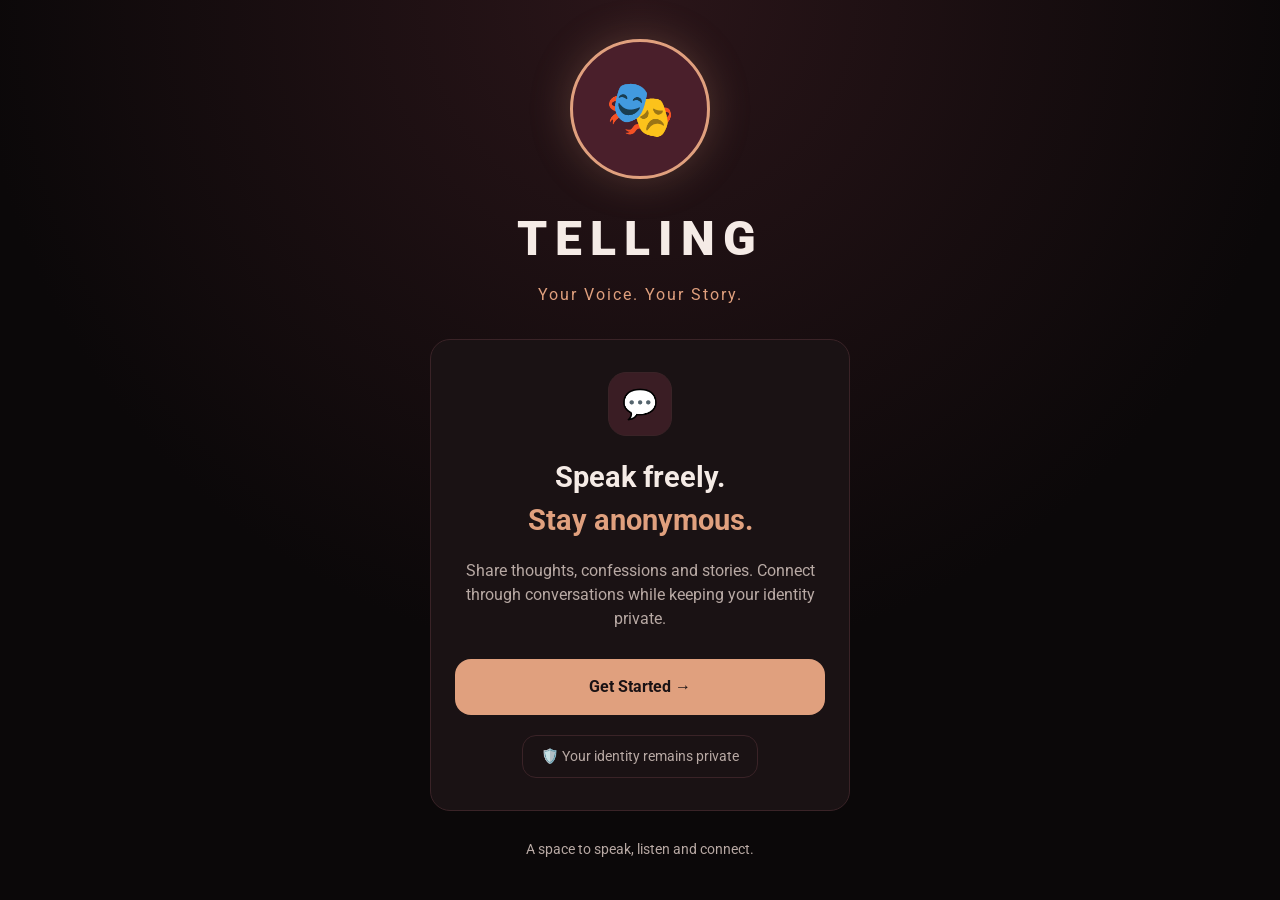
<file: index.html>
<!DOCTYPE html>
<html lang="en">
<head>
  <meta charset="UTF-8" />
  <meta name="viewport" content="width=device-width, initial-scale=1.0" />
  <title>Telling - Your Voice. Your Story.</title>

  <!-- Google Font: Roboto -->
  <link rel="preconnect" href="https://fonts.googleapis.com" />
  <link rel="preconnect" href="https://fonts.gstatic.com" crossorigin />
  <link href="https://fonts.googleapis.com/css2?family=Roboto:wght@400;500;700;900&display=swap" rel="stylesheet" />

  <link rel="stylesheet" href="css/theme.css" />
  <link rel="stylesheet" href="css/splash.css" />
</head>
<body>

  <main class="splash">

    <div class="logo-circle">
      <span class="logo-emoji">🎭</span>
    </div>

    <h1 class="brand">TELLING</h1>
    <p class="tagline">Your Voice. Your Story.</p>

    <section class="card splash-card">
      <div class="icon-box">💬</div>
      <h2>Speak freely.</h2>
      <h2 class="accent">Stay anonymous.</h2>
      <p class="description">
        Share thoughts, confessions and stories. Connect through
        conversations while keeping your identity private.
      </p>

      <a href="login.html" class="btn">Get Started →</a>

      <div class="privacy-pill">🛡️ Your identity remains private</div>
    </section>

    <p class="footer-text">A space to speak, listen and connect.</p>

  </main>

</body>
</html>
</file>
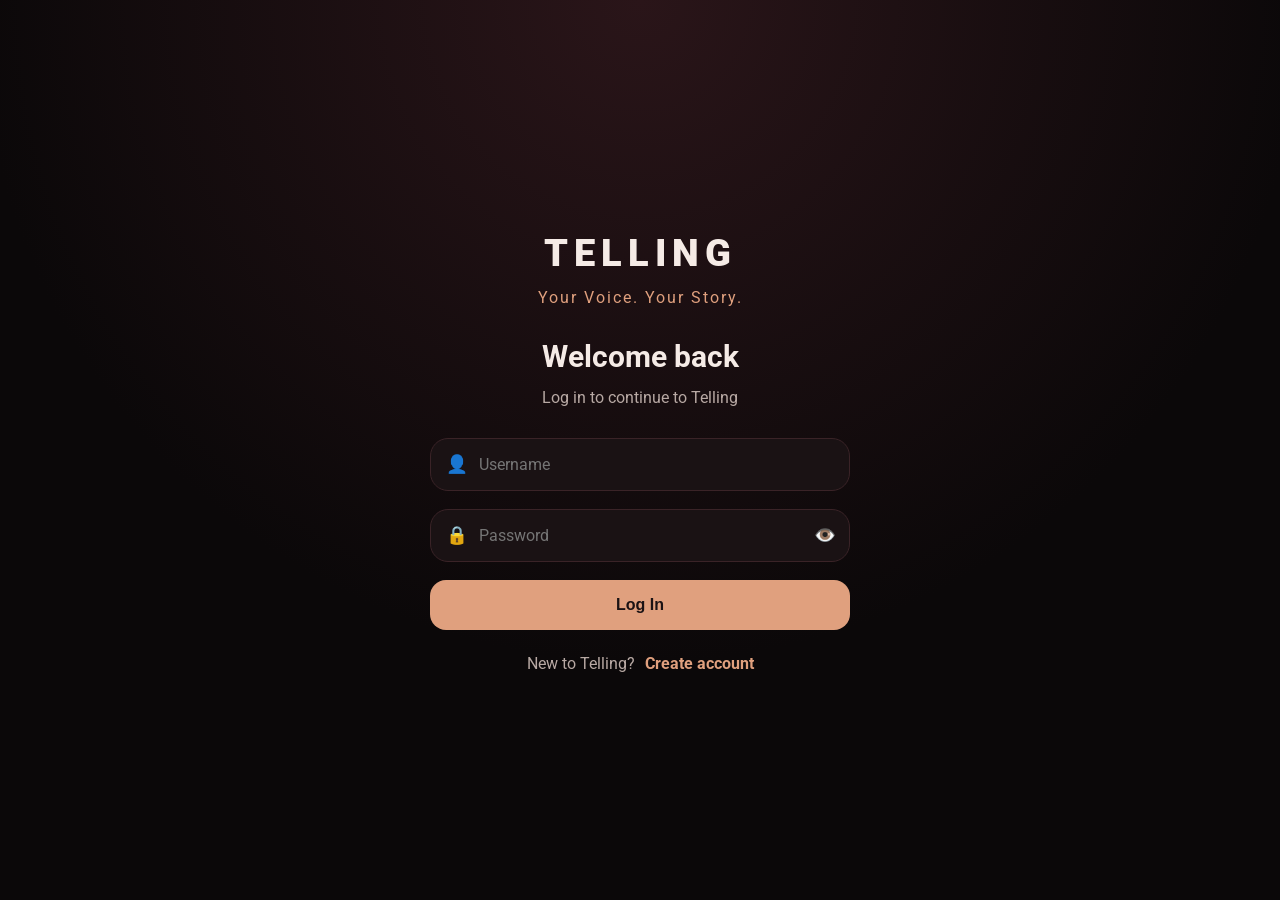
<file: login.html>
<!DOCTYPE html>
<html lang="en">
<head>
  <meta charset="UTF-8" />
  <meta name="viewport" content="width=device-width, initial-scale=1.0" />
  <title>Log in - Telling</title>

  <link rel="preconnect" href="https://fonts.googleapis.com" />
  <link rel="preconnect" href="https://fonts.gstatic.com" crossorigin />
  <link href="https://fonts.googleapis.com/css2?family=Roboto:wght@400;500;700;900&display=swap" rel="stylesheet" />

  <link rel="stylesheet" href="css/theme.css" />
  <link rel="stylesheet" href="css/auth.css" />
</head>
<body>

  <main class="auth-page">
    <div class="auth-box">

      <div class="auth-header">
        <h1 class="brand">TELLING</h1>
        <p class="tagline">Your Voice. Your Story.</p>
        <h2>Welcome back</h2>
        <p>Log in to continue to Telling</p>
      </div>

      <form id="loginForm" novalidate>

        <div class="form-group">
          <div class="field">
            <span class="icon">👤</span>
            <input type="text" id="username" placeholder="Username" autocomplete="username" />
          </div>
          <p class="error" id="usernameError"></p>
        </div>

        <div class="form-group">
          <div class="field">
            <span class="icon">🔒</span>
            <input type="password" id="password" placeholder="Password" autocomplete="current-password" />
            <button type="button" class="toggle-pass" data-target="password">👁️</button>
          </div>
          <p class="error" id="passwordError"></p>
        </div>

        <p class="error" id="formError"></p>

        <button type="submit" class="btn">Log In</button>
      </form>

      <p class="switch-text">New to Telling? <a href="signup.html">Create account</a></p>

    </div>
  </main>

  <script src="js/auth.js"></script>
</body>
</html>
</file>
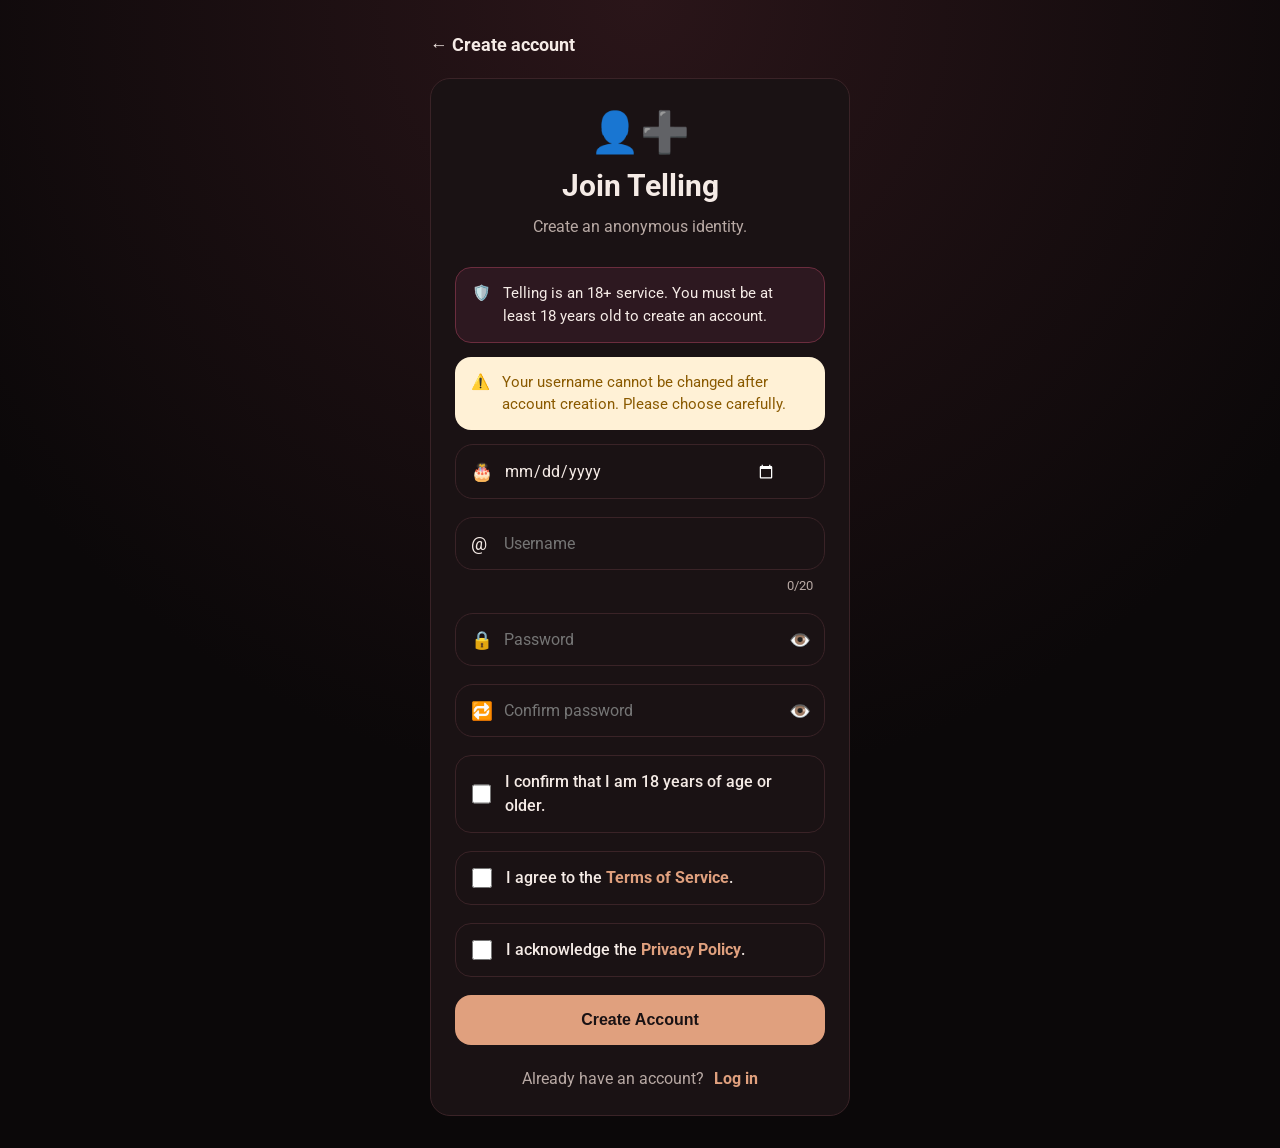
<file: signup.html>
<!DOCTYPE html>
<html lang="en">
<head>
  <meta charset="UTF-8" />
  <meta name="viewport" content="width=device-width, initial-scale=1.0" />
  <title>Create account - Telling</title>

  <link rel="preconnect" href="https://fonts.googleapis.com" />
  <link rel="preconnect" href="https://fonts.gstatic.com" crossorigin />
  <link href="https://fonts.googleapis.com/css2?family=Roboto:wght@400;500;700;900&display=swap" rel="stylesheet" />

  <link rel="stylesheet" href="css/theme.css" />
  <link rel="stylesheet" href="css/auth.css" />
</head>
<body>

  <main class="auth-page">
    <div class="auth-box">

      <a href="login.html" class="back-link">← Create account</a>

      <section class="card">
        <div class="auth-header">
          <div style="font-size:2.5rem">👤➕</div>
          <h2>Join Telling</h2>
          <p>Create an anonymous identity.</p>
        </div>

        <div class="notice info">
          <span>🛡️</span>
          <span>Telling is an 18+ service. You must be at least 18 years old to create an account.</span>
        </div>

        <div class="notice warn">
          <span>⚠️</span>
          <span>Your username cannot be changed after account creation. Please choose carefully.</span>
        </div>

        <form id="signupForm" novalidate>

          <div class="form-group">
            <div class="field">
              <span class="icon">🎂</span>
              <input type="date" id="dob" />
            </div>
            <p class="error" id="dobError"></p>
          </div>

          <div class="form-group">
            <div class="field">
              <span class="icon">@</span>
              <input type="text" id="username" placeholder="Username" maxlength="20" autocomplete="off" />
            </div>
            <p class="counter" id="usernameCounter">0/20</p>
            <p class="error" id="usernameError"></p>
          </div>

          <div class="form-group">
            <div class="field">
              <span class="icon">🔒</span>
              <input type="password" id="password" placeholder="Password" autocomplete="new-password" />
              <button type="button" class="toggle-pass" data-target="password">👁️</button>
            </div>
            <p class="error" id="passwordError"></p>
          </div>

          <div class="form-group">
            <div class="field">
              <span class="icon">🔁</span>
              <input type="password" id="confirmPassword" placeholder="Confirm password" autocomplete="new-password" />
              <button type="button" class="toggle-pass" data-target="confirmPassword">👁️</button>
            </div>
            <p class="error" id="confirmError"></p>
          </div>

          <div class="form-group">
            <label class="check-row">
              <input type="checkbox" id="ageCheck" />
              <span>I confirm that I am 18 years of age or older.</span>
            </label>
          </div>

          <div class="form-group">
            <label class="check-row">
              <input type="checkbox" id="termsCheck" />
              <span>I agree to the <a href="#">Terms of Service</a>.</span>
            </label>
          </div>

          <div class="form-group">
            <label class="check-row">
              <input type="checkbox" id="privacyCheck" />
              <span>I acknowledge the <a href="#">Privacy Policy</a>.</span>
            </label>
            <p class="error" id="checkError"></p>
          </div>

          <button type="submit" class="btn">Create Account</button>
        </form>

        <p class="switch-text">Already have an account? <a href="login.html">Log in</a></p>
      </section>

    </div>
  </main>

  <script src="js/auth.js"></script>
</body>
</html>
</file>
<file: css/theme.css>
/* ============ THEME VARIABLES ============ */
:root {
  --bg: #0b0809;
  --bg-soft: #140e10;
  --card: #1a1214;
  --card-border: #3a2327;
  --maroon: #6b2d3e;
  --maroon-dark: #4a1f2b;
  --peach: #e0a07e;
  --peach-light: #f0b494;
  --text: #f5ebe6;
  --text-muted: #b8a9a4;
  --danger: #f44336;
  --radius: 20px;
}

/* ============ RESET ============ */
* {
  margin: 0;
  padding: 0;
  box-sizing: border-box;
}

body {
  font-family: "Roboto", sans-serif;
  background: var(--bg);
  color: var(--text);
  min-height: 100vh;
  line-height: 1.5;
}

a {
  color: inherit;
  text-decoration: none;
}

/* ============ BUTTONS ============ */
.btn {
  display: flex;
  align-items: center;
  justify-content: center;
  gap: 8px;
  width: 100%;
  padding: 16px;
  border: none;
  border-radius: 16px;
  background: var(--peach);
  color: #1a1214;
  font-size: 1rem;
  font-weight: 700;
  cursor: pointer;
  transition: background 0.2s, transform 0.1s;
}

.btn:hover {
  background: var(--peach-light);
}

.btn:active {
  transform: scale(0.98);
}

/* ============ CARD ============ */
.card {
  background: var(--card);
  border: 1px solid var(--card-border);
  border-radius: var(--radius);
  padding: 24px;
}
</file>
<file: css/splash.css>
.splash {
  display: flex;
  flex-direction: column;
  align-items: center;
  justify-content: center;
  min-height: 100vh;
  padding: 32px 16px;
  text-align: center;
  background: radial-gradient(circle at top, #2a1519 0%, var(--bg) 60%);
}

.logo-circle {
  width: 140px;
  height: 140px;
  border-radius: 50%;
  border: 3px solid var(--peach);
  background: var(--maroon-dark);
  display: flex;
  align-items: center;
  justify-content: center;
  box-shadow: 0 0 40px rgba(224, 160, 126, 0.25);
  margin-bottom: 24px;
}

.logo-emoji {
  font-size: 3.5rem;
}

.brand {
  font-size: 3rem;
  font-weight: 900;
  letter-spacing: 8px;
}

.tagline {
  color: var(--peach);
  letter-spacing: 2px;
  margin: 8px 0 32px;
}

.splash-card {
  max-width: 420px;
  width: 100%;
  padding: 32px 24px;
  text-align: center;
}

.icon-box {
  width: 64px;
  height: 64px;
  margin: 0 auto 20px;
  border-radius: 18px;
  background: #3a1d24;
  border: 1px solid var(--card-border);
  display: flex;
  align-items: center;
  justify-content: center;
  font-size: 1.8rem;
}

.splash-card h2 {
  font-size: 1.8rem;
  font-weight: 700;
}

.accent {
  color: var(--peach);
  margin-bottom: 16px;
}

.description {
  color: var(--text-muted);
  margin-bottom: 28px;
}

.privacy-pill {
  display: inline-block;
  margin-top: 20px;
  padding: 10px 18px;
  border: 1px solid var(--card-border);
  border-radius: 14px;
  color: var(--text-muted);
  font-size: 0.9rem;
}

.footer-text {
  margin-top: 28px;
  color: var(--text-muted);
  font-size: 0.9rem;
}
</file>
<file: css/auth.css>
.auth-page {
  min-height: 100vh;
  display: flex;
  justify-content: center;
  align-items: center;
  padding: 32px 16px;
  background: radial-gradient(circle at top, #2a1519 0%, var(--bg) 60%);
}

.auth-box {
  width: 100%;
  max-width: 420px;
}

.auth-header {
  text-align: center;
  margin-bottom: 28px;
}

.auth-header .brand {
  font-size: 2.4rem;
  font-weight: 900;
  letter-spacing: 6px;
}

.auth-header .tagline {
  color: var(--peach);
  letter-spacing: 2px;
  margin: 4px 0 24px;
}

.auth-header h2 {
  font-size: 1.9rem;
}

.auth-header p {
  color: var(--text-muted);
  margin-top: 6px;
}

/* ---------- Form fields ---------- */
.form-group {
  margin-bottom: 18px;
}

.field {
  position: relative;
}

.field .icon {
  position: absolute;
  left: 16px;
  top: 50%;
  transform: translateY(-50%);
  font-size: 1.1rem;
}

.field input {
  width: 100%;
  padding: 16px 48px;
  background: var(--card);
  border: 1px solid var(--card-border);
  border-radius: 18px;
  color: var(--text);
  font-size: 1rem;
  font-family: inherit;
  outline: none;
  color-scheme: dark; /* makes the date picker dark */
}

.field input:focus {
  border-color: var(--peach);
}

.toggle-pass {
  position: absolute;
  right: 14px;
  top: 50%;
  transform: translateY(-50%);
  background: none;
  border: none;
  font-size: 1.1rem;
  cursor: pointer;
}

.error {
  color: var(--danger);
  font-size: 0.85rem;
  margin: 6px 0 0 8px;
}

.error:empty {
  display: none;
}

.counter {
  text-align: right;
  color: var(--text-muted);
  font-size: 0.8rem;
  margin: 6px 12px 0 0;
}

/* ---------- Notices (signup) ---------- */
.notice {
  display: flex;
  gap: 12px;
  padding: 14px 16px;
  border-radius: 16px;
  margin-bottom: 14px;
  font-size: 0.95rem;
}

.notice.info {
  background: #2d1820;
  border: 1px solid #6b2d3e;
  color: var(--text);
}

.notice.warn {
  background: #fff1d6;
  color: #8a5a00;
}

/* ---------- Checkboxes ---------- */
.check-row {
  display: flex;
  align-items: center;
  gap: 14px;
  padding: 14px 16px;
  background: var(--card);
  border: 1px solid var(--card-border);
  border-radius: 16px;
  font-weight: 500;
  cursor: pointer;
}

.check-row input {
  width: 20px;
  height: 20px;
  accent-color: var(--peach);
}

.check-row a {
  color: var(--peach);
  font-weight: 700;
}

/* ---------- Bottom link ---------- */
.switch-text {
  text-align: center;
  margin-top: 22px;
  color: var(--text-muted);
}

.switch-text a {
  color: var(--peach);
  font-weight: 700;
  margin-left: 6px;
}

.back-link {
  display: inline-block;
  margin-bottom: 20px;
  font-size: 1.1rem;
  font-weight: 700;
}
</file>
